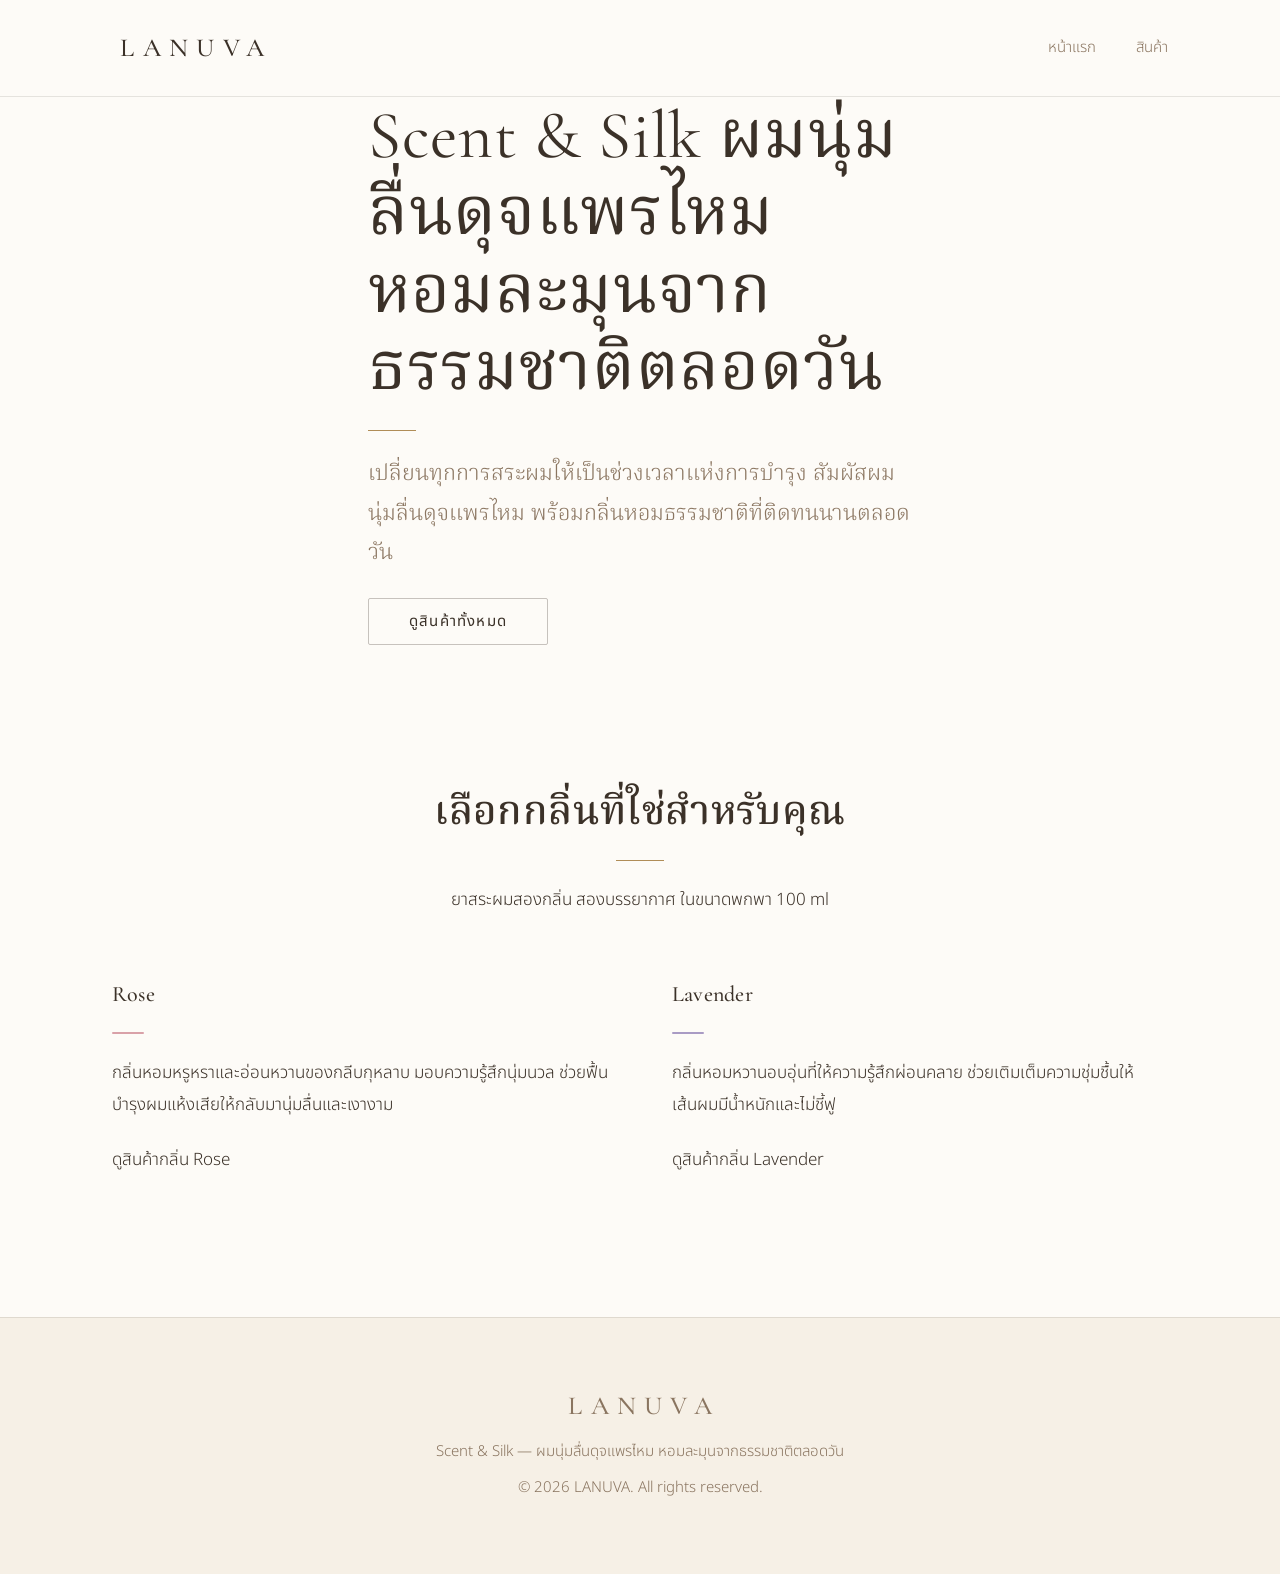
<file: index.html>
<!DOCTYPE html>
<html lang="th">
<head>
  <meta charset="UTF-8">
  <meta name="viewport" content="width=device-width, initial-scale=1">
  <title>LANUVA — Scent &amp; Silk ยาสระผมกลิ่นกุหลาบและลาเวนเดอร์</title>
  <meta name="description" content="LANUVA Scent &amp; Silk ยาสระผมที่ช่วยให้ผมนุ่มลื่นดุจแพรไหม พร้อมกลิ่นหอมธรรมชาติที่ติดทนนานตลอดวัน">
  <link rel="stylesheet" href="style.css">
</head>
<body>

  <div class="first-screen">
    <header class="site-header">
      <div class="container site-header__inner">
        <a class="brand" href="index.html">LANUVA</a>
        <nav class="nav" aria-label="เมนูหลัก">
          <a href="index.html" aria-current="page">หน้าแรก</a>
          <a href="product.html">สินค้า</a>
        </nav>
      </div>
    </header>

    <main class="hero">
      <div class="container container--narrow">
        <h1>
          <span class="hero__brand">Scent &amp; Silk</span>
          <span class="hero__tagline">ผมนุ่มลื่นดุจแพรไหม หอมละมุนจากธรรมชาติตลอดวัน</span>
        </h1>
        <hr class="rule">
        <p class="lead">เปลี่ยนทุกการสระผมให้เป็นช่วงเวลาแห่งการบำรุง สัมผัสผมนุ่มลื่นดุจแพรไหม พร้อมกลิ่นหอมธรรมชาติที่ติดทนนานตลอดวัน</p>
        <a class="btn" href="product.html">ดูสินค้าทั้งหมด</a>
      </div>
    </main>
  </div>

  <section class="section" id="moods">
    <div class="container">
      <div class="section__header text-center">
        <h2>เลือกกลิ่นที่ใช่สำหรับคุณ</h2>
        <hr class="rule">
        <p>ยาสระผมสองกลิ่น สองบรรยากาศ ในขนาดพกพา 100 ml</p>
      </div>

      <div class="grid grid--2 product-list">
        <a class="mood-card" data-mood="rose" href="product.html?mood=rose">
          <h3>Rose</h3>
          <hr class="mood-rule">
          <p>กลิ่นหอมหรูหราและอ่อนหวานของกลีบกุหลาบ มอบความรู้สึกนุ่มนวล ช่วยฟื้นบำรุงผมแห้งเสียให้กลับมานุ่มลื่นและเงางาม</p>
          <span class="mood-card__link">ดูสินค้ากลิ่น Rose</span>
        </a>

        <a class="mood-card" data-mood="lavender" href="product.html?mood=lavender">
          <h3>Lavender</h3>
          <hr class="mood-rule">
          <p>กลิ่นหอมหวานอบอุ่นที่ให้ความรู้สึกผ่อนคลาย ช่วยเติมเต็มความชุ่มชื้นให้เส้นผมมีน้ำหนักและไม่ชี้ฟู</p>
          <span class="mood-card__link">ดูสินค้ากลิ่น Lavender</span>
        </a>
      </div>
    </div>
  </section>

  <footer class="site-footer">
    <div class="container">
      <p class="brand">LANUVA</p>
      <p>Scent &amp; Silk — ผมนุ่มลื่นดุจแพรไหม หอมละมุนจากธรรมชาติตลอดวัน</p>
      <p>&copy; 2026 LANUVA. All rights reserved.</p>
    </div>
  </footer>

  <script src="script.js"></script>
</body>
</html>
</file>
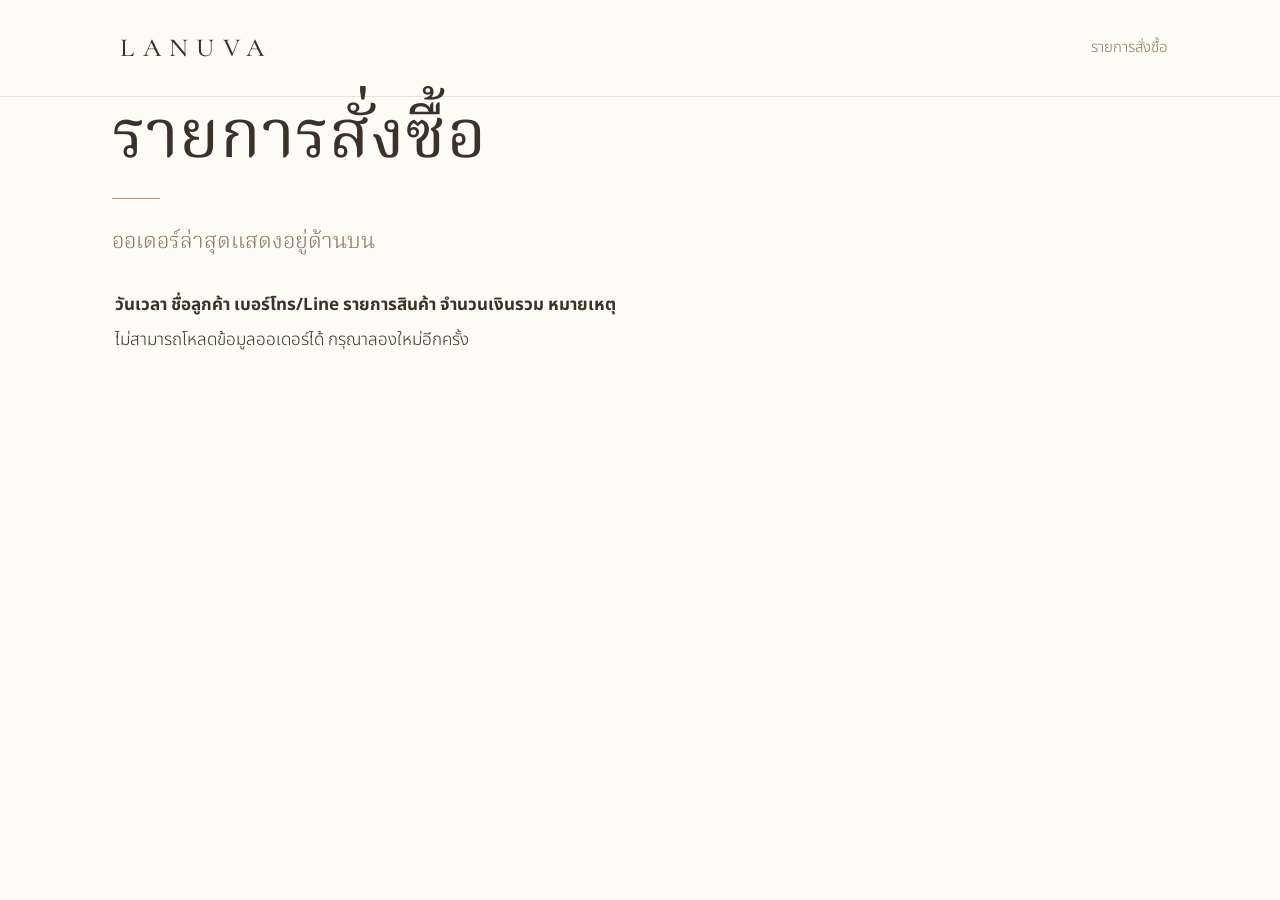
<file: admin.html>
<!DOCTYPE html>
<html lang="th">
<head>
  <meta charset="UTF-8">
  <meta name="viewport" content="width=device-width, initial-scale=1">
  <meta name="robots" content="noindex, nofollow">
  <title>รายการสั่งซื้อ — LANUVA Admin</title>
  <link rel="stylesheet" href="style.css">
</head>
<body>

  <header class="site-header">
    <div class="container site-header__inner">
      <a class="brand" href="index.html">LANUVA</a>
      <nav class="nav" aria-label="เมนูหลัก">
        <a href="admin.html" aria-current="page">รายการสั่งซื้อ</a>
      </nav>
    </div>
  </header>

  <main>
    <div class="container page-header">
      <h1>รายการสั่งซื้อ</h1>
      <hr class="rule">
      <p class="lead">ออเดอร์ล่าสุดแสดงอยู่ด้านบน</p>
    </div>

    <div class="container">
      <div class="table-wrap">
        <table id="ordersTable" class="data-table">
          <thead>
            <tr>
              <th scope="col">วันเวลา</th>
              <th scope="col">ชื่อลูกค้า</th>
              <th scope="col">เบอร์โทร/Line</th>
              <th scope="col">รายการสินค้า</th>
              <th scope="col">จำนวนเงินรวม</th>
              <th scope="col">หมายเหตุ</th>
            </tr>
          </thead>
          <tbody></tbody>
        </table>
      </div>
    </div>
  </main>

  <script src="script.js"></script>
</body>
</html>
</file>
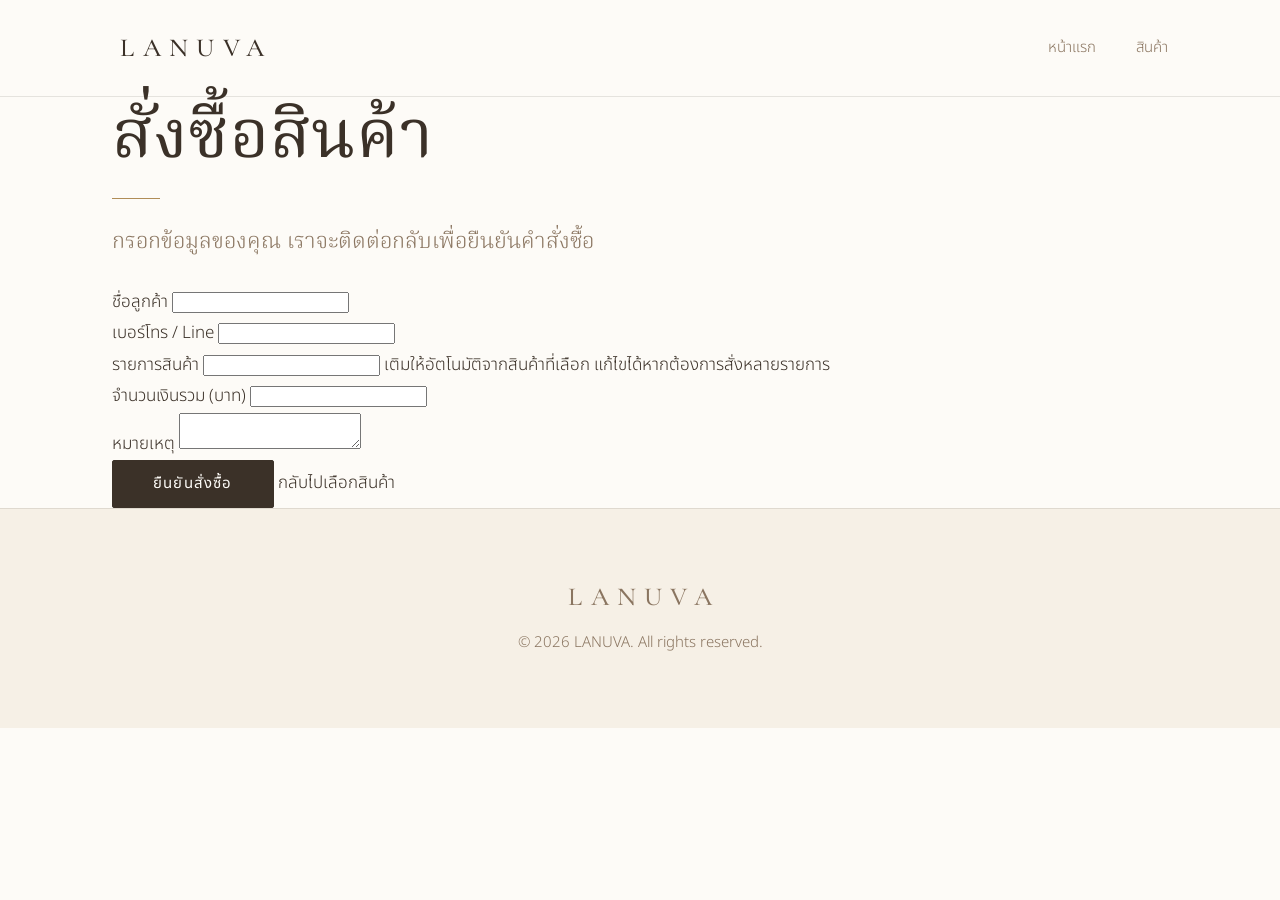
<file: order.html>
<!DOCTYPE html>
<html lang="th">
<head>
  <meta charset="UTF-8">
  <meta name="viewport" content="width=device-width, initial-scale=1">
  <title>สั่งซื้อสินค้า — LANUVA Scent &amp; Silk</title>
  <link rel="stylesheet" href="style.css">
</head>
<body>

  <header class="site-header">
    <div class="container site-header__inner">
      <a class="brand" href="index.html">LANUVA</a>
      <nav class="nav" aria-label="เมนูหลัก">
        <a href="index.html">หน้าแรก</a>
        <a href="product.html">สินค้า</a>
      </nav>
    </div>
  </header>

  <main>
    <div class="container page-header">
      <h1>สั่งซื้อสินค้า</h1>
      <hr class="rule">
      <p class="lead">กรอกข้อมูลของคุณ เราจะติดต่อกลับเพื่อยืนยันคำสั่งซื้อ</p>
    </div>

    <div class="container">
      <form id="orderForm" class="form">
        <div class="field field--required">
          <label for="customerName">ชื่อลูกค้า</label>
          <input type="text" id="customerName" name="customerName" autocomplete="name" required>
        </div>

        <div class="field field--required">
          <label for="contact">เบอร์โทร / Line</label>
          <input type="text" id="contact" name="contact" autocomplete="tel" required>
        </div>

        <div class="field field--required">
          <label for="items">รายการสินค้า</label>
          <input type="text" id="items" name="items" required>
          <span class="field__hint">เติมให้อัตโนมัติจากสินค้าที่เลือก แก้ไขได้หากต้องการสั่งหลายรายการ</span>
        </div>

        <div class="field field--required">
          <label for="total">จำนวนเงินรวม (บาท)</label>
          <input type="text" id="total" name="total" inputmode="decimal" required>
        </div>

        <div class="field">
          <label for="note">หมายเหตุ</label>
          <textarea id="note" name="note"></textarea>
        </div>

        <div class="form__actions">
          <button type="submit" class="btn btn--solid">ยืนยันสั่งซื้อ</button>
          <a class="link-quiet" href="product.html">กลับไปเลือกสินค้า</a>
        </div>
      </form>
    </div>
  </main>

  <footer class="site-footer">
    <div class="container">
      <p class="brand">LANUVA</p>
      <p>&copy; 2026 LANUVA. All rights reserved.</p>
    </div>
  </footer>

  <script src="script.js"></script>
</body>
</html>
</file>
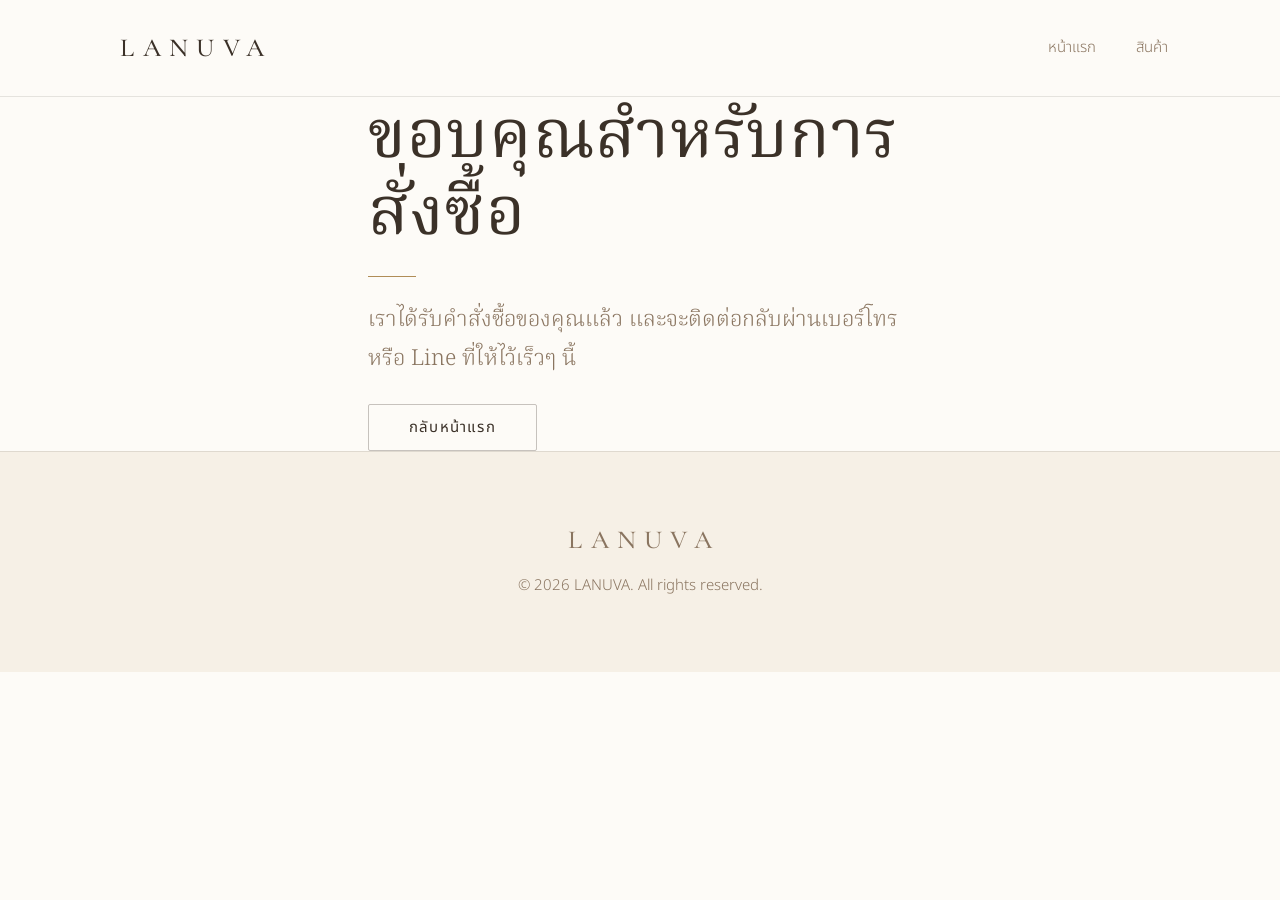
<file: thankyou.html>
<!DOCTYPE html>
<html lang="th">
<head>
  <meta charset="UTF-8">
  <meta name="viewport" content="width=device-width, initial-scale=1">
  <title>ขอบคุณที่สั่งซื้อ — LANUVA</title>
  <link rel="stylesheet" href="style.css">
</head>
<body>

  <div class="first-screen">
    <header class="site-header">
      <div class="container site-header__inner">
        <a class="brand" href="index.html">LANUVA</a>
        <nav class="nav" aria-label="เมนูหลัก">
          <a href="index.html">หน้าแรก</a>
          <a href="product.html">สินค้า</a>
        </nav>
      </div>
    </header>

    <main class="hero">
      <div class="container container--narrow">
        <h1>ขอบคุณสำหรับการสั่งซื้อ</h1>
        <hr class="rule">
        <p class="lead">เราได้รับคำสั่งซื้อของคุณแล้ว และจะติดต่อกลับผ่านเบอร์โทรหรือ Line ที่ให้ไว้เร็วๆ นี้</p>
        <a class="btn" href="index.html">กลับหน้าแรก</a>
      </div>
    </main>
  </div>

  <footer class="site-footer">
    <div class="container">
      <p class="brand">LANUVA</p>
      <p>&copy; 2026 LANUVA. All rights reserved.</p>
    </div>
  </footer>

</body>
</html>
</file>
<file: style.css>
/* =========================================================
   LANUVA — Global Theme
   Premium · Minimal · Quiet luxury
   ========================================================= */

@import url("https://fonts.googleapis.com/css2?family=Cormorant+Garamond:ital,wght@0,400;0,500;0,600;1,400&family=Noto+Serif+Thai:wght@300;400;500;600&family=Noto+Sans+Thai:wght@300;400;500&display=swap");

/* ---------- 1. Design tokens ---------- */
:root {
  /* Base palette */
  --ivory: #fdfbf7;          /* พื้นหลังหลัก (ขาวนวล) */
  --cream: #f6f0e6;          /* พื้นหลังรอง (ครีม) */
  --sand: #e8dccb;           /* เส้น/พื้นผิวอ่อน */
  --beige-deep: #8a7560;     /* เบจเข้ม — ข้อความรอง */
  --umber: #3b3128;          /* น้ำตาลเข้ม — ข้อความหลัก/เส้นขอบ */

  /* Accent (gold / light bronze) */
  --gold: #b08d57;
  --gold-soft: #cdb48a;
  --bronze: #8c6d3f;

  /* Mood dots — ใช้แค่จุดเล็กๆ ไม่ทาพื้นหลัง */
  --mood-rose: #d9a1a8;
  --mood-lavender: #a99bc4;

  /* Semantic */
  --bg: var(--ivory);
  --bg-alt: var(--cream);
  --text: var(--umber);
  --text-muted: var(--beige-deep);
  --line: rgba(59, 49, 40, 0.28);
  --line-soft: rgba(59, 49, 40, 0.12);

  /* Typography */
  --font-display: "Cormorant Garamond", "Noto Serif Thai", Georgia, "Times New Roman", serif;
  --font-serif-th: "Noto Serif Thai", "Cormorant Garamond", Georgia, serif;
  --font-body: "Noto Sans Thai", "Helvetica Neue", Arial, sans-serif;

  /* Type scale */
  --fs-xs: 0.8125rem;
  --fs-sm: 0.9375rem;
  --fs-base: 1.0625rem;
  --fs-md: 1.375rem;
  --fs-lg: clamp(1.75rem, 1.4rem + 1.4vw, 2.5rem);
  --fs-xl: clamp(2.5rem, 1.8rem + 3vw, 4.5rem);

  /* Spacing (generous) */
  --space-1: 0.5rem;
  --space-2: 1rem;
  --space-3: 1.5rem;
  --space-4: 2.5rem;
  --space-5: 4rem;
  --space-6: 6rem;
  --space-7: clamp(5rem, 4rem + 6vw, 10rem);

  /* Layout */
  --container: 72rem;
  --container-narrow: 40rem;
  --gutter: clamp(1.5rem, 1rem + 3vw, 3rem);

  /* Shape & motion */
  --radius: 2px;
  --border: 1px solid var(--line);
  --ease: cubic-bezier(0.22, 0.61, 0.36, 1);
  --duration: 0.35s;
}

/* ---------- 2. Reset & base ---------- */
*,
*::before,
*::after {
  box-sizing: border-box;
}

html {
  scroll-behavior: smooth;
  -webkit-text-size-adjust: 100%;
}

body {
  margin: 0;
  background: var(--bg);
  color: var(--text);
  font-family: var(--font-body);
  font-size: var(--fs-base);
  font-weight: 300;
  line-height: 1.85;
  -webkit-font-smoothing: antialiased;
  text-rendering: optimizeLegibility;
}

img,
picture,
svg {
  display: block;
  max-width: 100%;
  height: auto;
}

a {
  color: inherit;
  text-decoration: none;
}

::selection {
  background: var(--gold-soft);
  color: var(--umber);
}

:focus-visible {
  outline: 1px solid var(--gold);
  outline-offset: 4px;
}

/* ---------- 3. Typography ---------- */
h1,
h2,
h3,
h4 {
  margin: 0 0 var(--space-3);
  font-family: var(--font-display);
  font-weight: 500;
  line-height: 1.25;
  letter-spacing: 0.01em;
  color: var(--text);
}

h1 { font-size: var(--fs-xl); font-weight: 400; line-height: 1.15; }
h2 { font-size: var(--fs-lg); }
h3 { font-size: var(--fs-md); }

p {
  margin: 0 0 var(--space-3);
  max-width: 38em;
}

.lead {
  font-family: var(--font-serif-th);
  font-size: var(--fs-md);
  font-weight: 300;
  line-height: 1.8;
  color: var(--text-muted);
}

.text-muted { color: var(--text-muted); }
.text-center { text-align: center; }
.text-center p { margin-inline: auto; }

/* เส้นทองสั้นๆ ใต้หัวข้อ */
.rule {
  display: block;
  width: 3rem;
  height: 1px;
  margin: var(--space-3) 0;
  background: var(--gold);
  border: 0;
}
.text-center .rule { margin-inline: auto; }

/* ---------- 4. Layout ---------- */
.container {
  width: 100%;
  max-width: var(--container);
  margin-inline: auto;
  padding-inline: var(--gutter);
}

.container--narrow { max-width: var(--container-narrow); }

.section {
  padding-block: var(--space-7);
}

.section--alt {
  background: var(--bg-alt);
}

.section__header {
  margin-bottom: var(--space-5);
}

.grid {
  display: grid;
  gap: var(--space-5);
}

.grid--2 { grid-template-columns: repeat(2, minmax(0, 1fr)); }
.grid--3 { grid-template-columns: repeat(3, minmax(0, 1fr)); }

.divider {
  height: 1px;
  border: 0;
  background: var(--line-soft);
  margin: 0;
}

/* ---------- 5. Header & footer ---------- */
.site-header {
  padding-block: var(--space-3);
  border-bottom: 1px solid var(--line-soft);
  background: var(--bg);
}

.site-header__inner {
  display: flex;
  align-items: center;
  justify-content: space-between;
  gap: var(--space-3);
}

.brand {
  font-family: var(--font-display);
  font-size: 1.625rem;
  font-weight: 500;
  letter-spacing: 0.32em;
  padding-left: 0.32em; /* ชดเชย letter-spacing ให้กึ่งกลางพอดี */
}

.nav {
  display: flex;
  gap: var(--space-4);
  font-size: var(--fs-sm);
}

.nav a {
  position: relative;
  padding-block: 0.25rem;
  color: var(--text-muted);
  transition: color var(--duration) var(--ease);
}

.nav a::after {
  content: "";
  position: absolute;
  left: 0;
  bottom: 0;
  width: 100%;
  height: 1px;
  background: var(--gold);
  transform: scaleX(0);
  transform-origin: left;
  transition: transform var(--duration) var(--ease);
}

.nav a:hover,
.nav a:focus-visible { color: var(--text); }
.nav a:hover::after,
.nav a:focus-visible::after { transform: scaleX(1); }

.site-footer {
  padding-block: var(--space-5);
  border-top: 1px solid var(--line-soft);
  background: var(--bg-alt);
  font-size: var(--fs-sm);
  color: var(--text-muted);
  text-align: center;
}

.site-footer p { max-width: none; margin-bottom: var(--space-1); }

/* ---------- 6. Buttons (เส้นบาง สีเข้มนุ่มตา) ---------- */
.btn {
  display: inline-flex;
  align-items: center;
  justify-content: center;
  padding: 0.95rem 2.5rem;
  font-family: var(--font-body);
  font-size: var(--fs-sm);
  font-weight: 400;
  letter-spacing: 0.08em;
  line-height: 1;
  color: var(--umber);
  background: transparent;
  border: var(--border);
  border-radius: var(--radius);
  cursor: pointer;
  transition:
    background-color var(--duration) var(--ease),
    color var(--duration) var(--ease),
    border-color var(--duration) var(--ease);
}

.btn:hover,
.btn:focus-visible {
  background: var(--umber);
  border-color: var(--umber);
  color: var(--ivory);
}

.btn--solid {
  background: var(--umber);
  border-color: var(--umber);
  color: var(--ivory);
}

.btn--solid:hover,
.btn--solid:focus-visible {
  background: var(--bronze);
  border-color: var(--bronze);
}

.btn--block { width: 100%; }

/* ---------- 7. Mood accents (จุดเล็กๆ เท่านั้น) ---------- */
[data-mood="rose"]     { --mood: var(--mood-rose); }
[data-mood="lavender"] { --mood: var(--mood-lavender); }

.mood-dot {
  display: inline-block;
  width: 0.5rem;
  height: 0.5rem;
  border-radius: 50%;
  background: var(--mood, var(--gold));
  vertical-align: middle;
}

/* เส้นใต้หัวข้อที่แตะสีของ mood */
.mood-rule {
  display: block;
  width: 2rem;
  height: 2px;
  margin: var(--space-2) 0 var(--space-3);
  background: var(--mood, var(--gold));
  border: 0;
  border-radius: 2px;
}

/* ---------- 8. Product card ---------- */
.product-card {
  display: flex;
  flex-direction: column;
  background: transparent;
}

.product-card__media {
  overflow: hidden;
  background: var(--bg-alt);
  border: 1px solid var(--line-soft);
  aspect-ratio: 4 / 5;
}

.product-card__media img {
  width: 100%;
  height: 100%;
  object-fit: cover;
  transition: transform 0.9s var(--ease);
}

.product-card:hover .product-card__media img { transform: scale(1.03); }

.product-card__body {
  padding-top: var(--space-3);
}

.product-card__title {
  display: flex;
  align-items: center;
  gap: 0.75rem;
  margin: 0;
  font-size: var(--fs-md);
}

.product-card__meta {
  margin: var(--space-1) 0 var(--space-2);
  font-size: var(--fs-sm);
  color: var(--text-muted);
}

.product-card__desc {
  font-size: var(--fs-sm);
  color: var(--text-muted);
  margin-bottom: var(--space-3);
}

.product-card__footer {
  display: flex;
  align-items: center;
  justify-content: space-between;
  gap: var(--space-2);
  padding-top: var(--space-3);
  border-top: 1px solid var(--line-soft);
}

.price {
  font-family: var(--font-display);
  font-size: var(--fs-md);
  font-weight: 500;
  color: var(--bronze);
  letter-spacing: 0.02em;
}

/* ---------- 9. Utilities ---------- */
.mt-0 { margin-top: 0; }
.mb-0 { margin-bottom: 0; }
.visually-hidden {
  position: absolute;
  width: 1px;
  height: 1px;
  margin: -1px;
  padding: 0;
  overflow: hidden;
  clip: rect(0 0 0 0);
  white-space: nowrap;
  border: 0;
}

/* ---------- 10. Responsive ---------- */
@media (max-width: 960px) {
  .grid--3 { grid-template-columns: repeat(2, minmax(0, 1fr)); }
}

@media (max-width: 720px) {
  :root {
    --fs-base: 1rem;
    --space-5: 3rem;
  }

  .section { padding-block: var(--space-6); }

  .grid--2,
  .grid--3 { grid-template-columns: 1fr; gap: var(--space-5); }

  .site-header__inner { flex-direction: column; gap: var(--space-2); }
  .nav { gap: var(--space-3); }

  .btn { padding: 0.95rem 2rem; }
}

/* ---------- 11. Reduced motion ---------- */
@media (prefers-reduced-motion: reduce) {
  html { scroll-behavior: auto; }
  *,
  *::before,
  *::after {
    transition-duration: 0.01ms !important;
    animation-duration: 0.01ms !important;
  }
}
</file>
